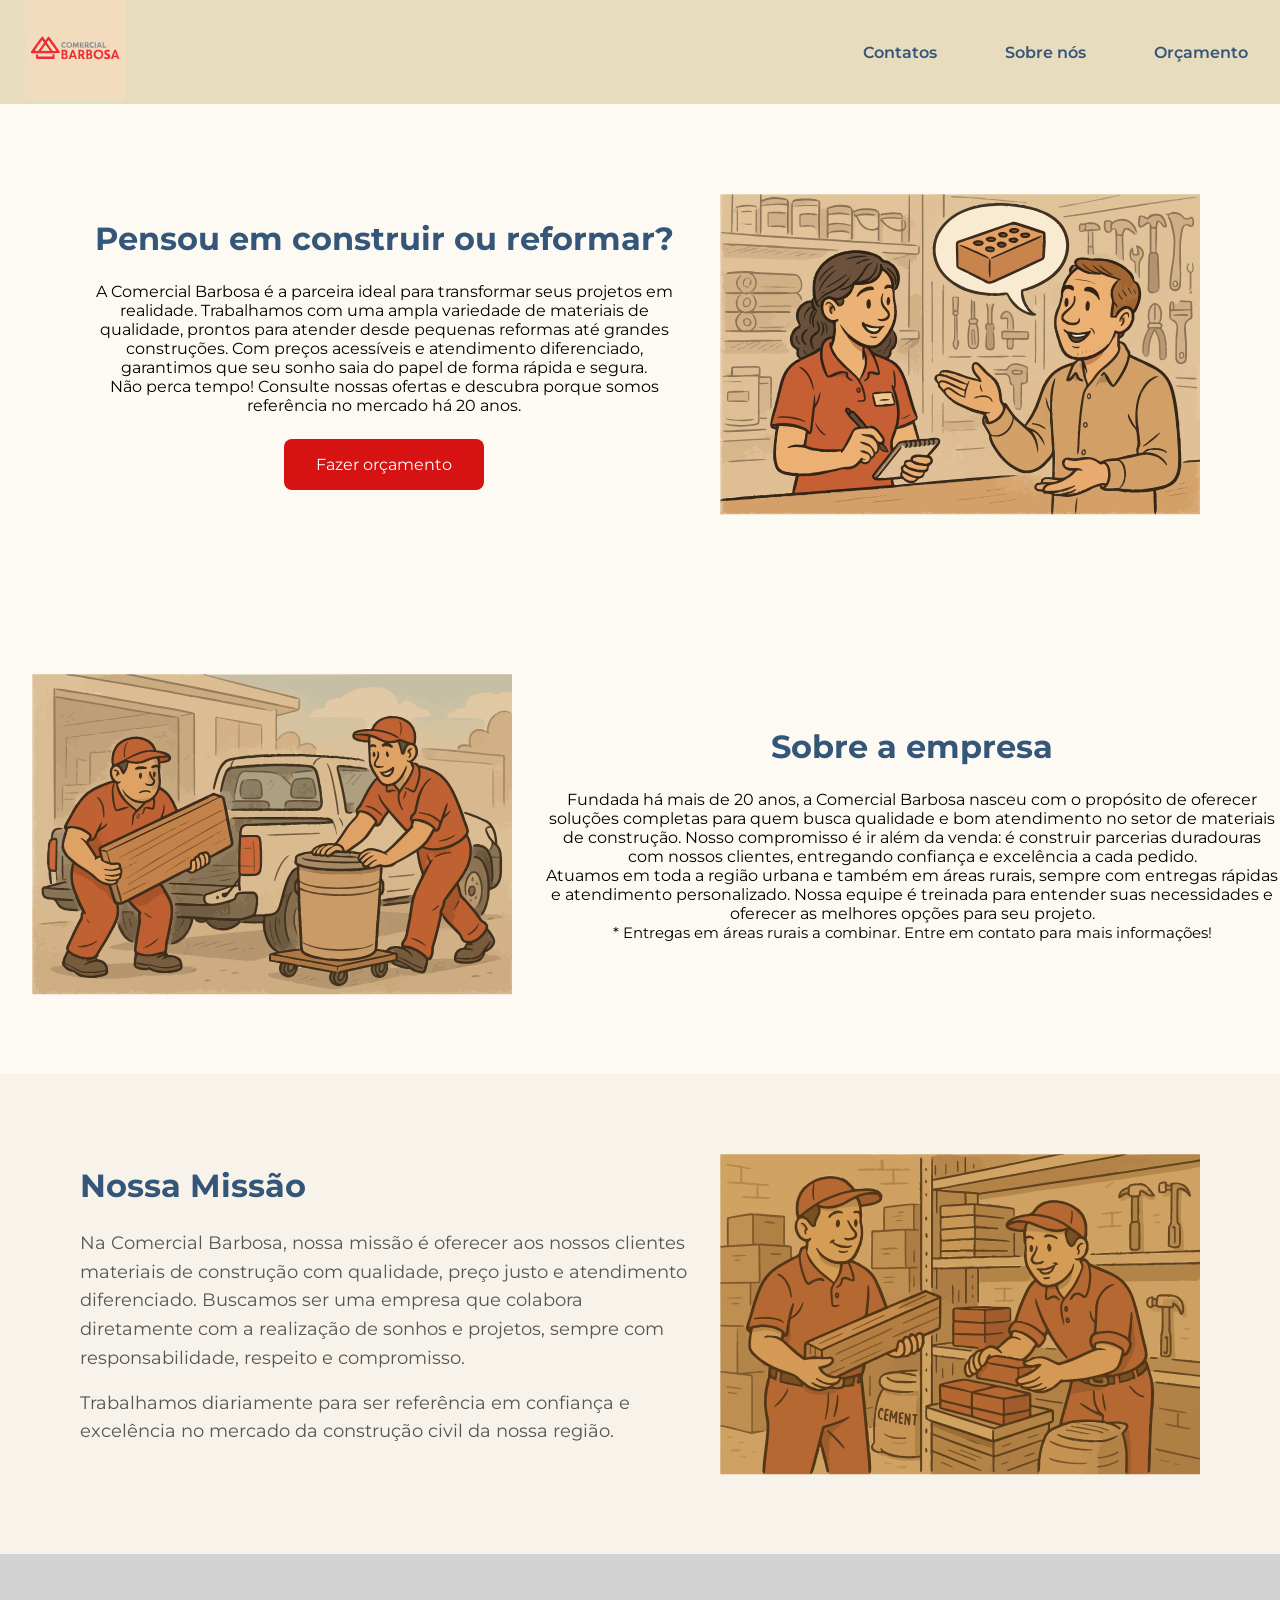
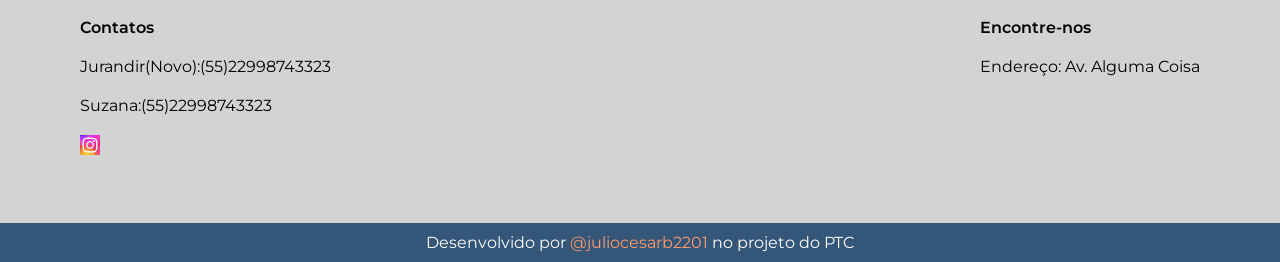
<file: index.html>
<!DOCTYPE html>
<html lang="pt-br">
  <head>
    <title>Comercial Barbosa</title>
    <meta charset="UTF-8" />
    <link rel="stylesheet" href="styles.css" />
    <link rel="preconnect" href="https://fonts.googleapis.com" />
    <link rel="preconnect" href="https://fonts.gstatic.com" crossorigin />
    <link
      href="https://fonts.googleapis.com/css2?family=Montserrat:wght@400;600&display=swap"
      rel="stylesheet"
    />
  </head>

  <body>
    <header>
      <a href="index.html">
        <img
          src="assets/logoo.svg"
          alt="Comercial Barbosa"
          width="150"
          height="100"
        />
      </a>
      <nav>
        <a href="#contatos">Contatos</a>
        <a href="#sobrenos">Sobre nós</a>
        <a href="#orcamento">Orçamento</a>
      </nav>
    </header>

    <main>
      <section id="orcamento">
        <div>
          <h2>Pensou em construir ou reformar?</h2>
          <p>
            A Comercial Barbosa é a parceira ideal para transformar seus
            projetos em realidade. Trabalhamos com uma ampla variedade de
            materiais de qualidade, prontos para atender desde pequenas reformas
            até grandes construções. Com preços acessíveis e atendimento
            diferenciado, garantimos que seu sonho saia do papel de forma rápida
            e segura.
          </p>
          <p>
            Não perca tempo! Consulte nossas ofertas e descubra porque somos
            referência no mercado há 20 anos.
          </p>
          <a href="orcamento.html">Fazer orçamento</a>
        </div>
        <img src="assets/pedido.svg" alt="" width="480" height="480" />
      </section>

      <section id="sobrenos">
        <img
          src="assets/entrega.svg"
          alt=""
          width="480"
          height="480"
          loading="lazy"
        />
        <div>
          <h2>Sobre a empresa</h2>
          <p>
            Fundada há mais de 20 anos, a Comercial Barbosa nasceu com o
            propósito de oferecer soluções completas para quem busca qualidade e
            bom atendimento no setor de materiais de construção. Nosso
            compromisso é ir além da venda: é construir parcerias duradouras com
            nossos clientes, entregando confiança e excelência a cada pedido.
          </p>
          <p>
            Atuamos em toda a região urbana e também em áreas rurais, sempre com
            entregas rápidas e atendimento personalizado. Nossa equipe é
            treinada para entender suas necessidades e oferecer as melhores
            opções para seu projeto.
          </p>
          <p id="obs">
            * Entregas em áreas rurais a combinar. Entre em contato para mais
            informações!
          </p>
        </div>
      </section>

      <section id="missao">
        <div>
          <h2>Nossa Missão</h2>
          <p>
            Na Comercial Barbosa, nossa missão é oferecer aos nossos clientes
            materiais de construção com qualidade, preço justo e atendimento
            diferenciado. Buscamos ser uma empresa que colabora diretamente com
            a realização de sonhos e projetos, sempre com responsabilidade,
            respeito e compromisso.
          </p>
          <p>
            Trabalhamos diariamente para ser referência em confiança e
            excelência no mercado da construção civil da nossa região.
          </p>
        </div>
        <img
          src="assets/missao.svg"
          alt="Nossa missão"
          width="480"
          height="480"
          loading="lazy"
        />
      </section>
    </main>

    <footer>
      <div id="contatos">
        <strong class="titulo">Contatos</strong>
        <p>
          Jurandir(Novo):
          <a href="http://wa.me/5522998743323">(55)22998743323</a>
        </p>
        <p>Suzana: <a href="http://wa.me/5522998743323">(55)22998743323</a></p>
        <a href="https://www.instagram.com/ComercialBarbosa/"
          ><img
            src="assets/insta.svg"
            alt="instagram"
            width="20"
            height="20"
            loading="lazy"
        /></a>
      </div>

      <div>
        <strong class="titulo">Encontre-nos</strong>
        <p>Endereço: Av. Alguma Coisa</p>
      </div>
    </footer>

    <div id="copyright">
      Desenvolvido por
      <a href="https://github.com/JulioCesarB2201" target="_blank"
        >@juliocesarb2201</a
      >
      no projeto do PTC
    </div>
  </body>
</html>
</file>
<file: styles.css>
* {
  box-sizing: border-box;
  font-family: "Montserrat", sans-serif;
  margin: 0;
  padding: 0;
}

body {
  background-color: #fdf9f3;
}

header {
  background-color: #e8dcbf;
  display: flex;
  align-items: center;
  justify-content: space-between;
}

header nav a {
  color: #345678;
  padding: 32px;
  font-weight: 600;
  text-decoration: none;
}

#orcamento {
  display: flex;
  align-items: center;
  gap: 32px;
  padding: 10px 80px 0px 80px;
}

#orcamento div a {
  color: white;
  background-color: rgb(215, 18, 18);
  border-radius: 8px;
  text-decoration: none;
  padding: 16px 32px;
  display: inline-block;
  margin-top: 24px;
}

#orcamento div {
  text-align: center;
}

#sobrenos {
  display: flex;
  align-items: center;
  gap: 32px;
  margin-left: 32px;
  text-align: center;
}

#obs {
  font-size: 15px;
}

#missao {
  display: flex;
  align-items: center;
  gap: 32px;
  padding: 0px 80px;
  background-color: #f7f2ea;
}

#missao div {
  flex: 1;
  text-align: left;
}

#missao h2,
#orcamento h2,
#sobrenos h2 {
  margin-bottom: 24px;
  font-size: 32px;
  color: #345678;
}

#missao p {
  margin-bottom: 16px;
  font-size: 18px;
  line-height: 1.6;
  color: #555;
}

footer {
  background-color: #d3d3d3;
  display: flex;
  justify-content: space-between;
  padding: 64px 80px;
}

footer .titulo {
  display: block;
  font-weight: 600;
  margin-bottom: 20px;
}

footer a {
  color: #000000;
  text-decoration: none;
}

footer p {
  display: flex;
  align-items: center;
  margin-bottom: 20px;
}

#copyright {
  background-color: #345678;
  color: white;
  padding: 10px;
  text-align: center;
}

#copyright a {
  text-decoration: none;
  color: #ff9a6c;
}
</file>
